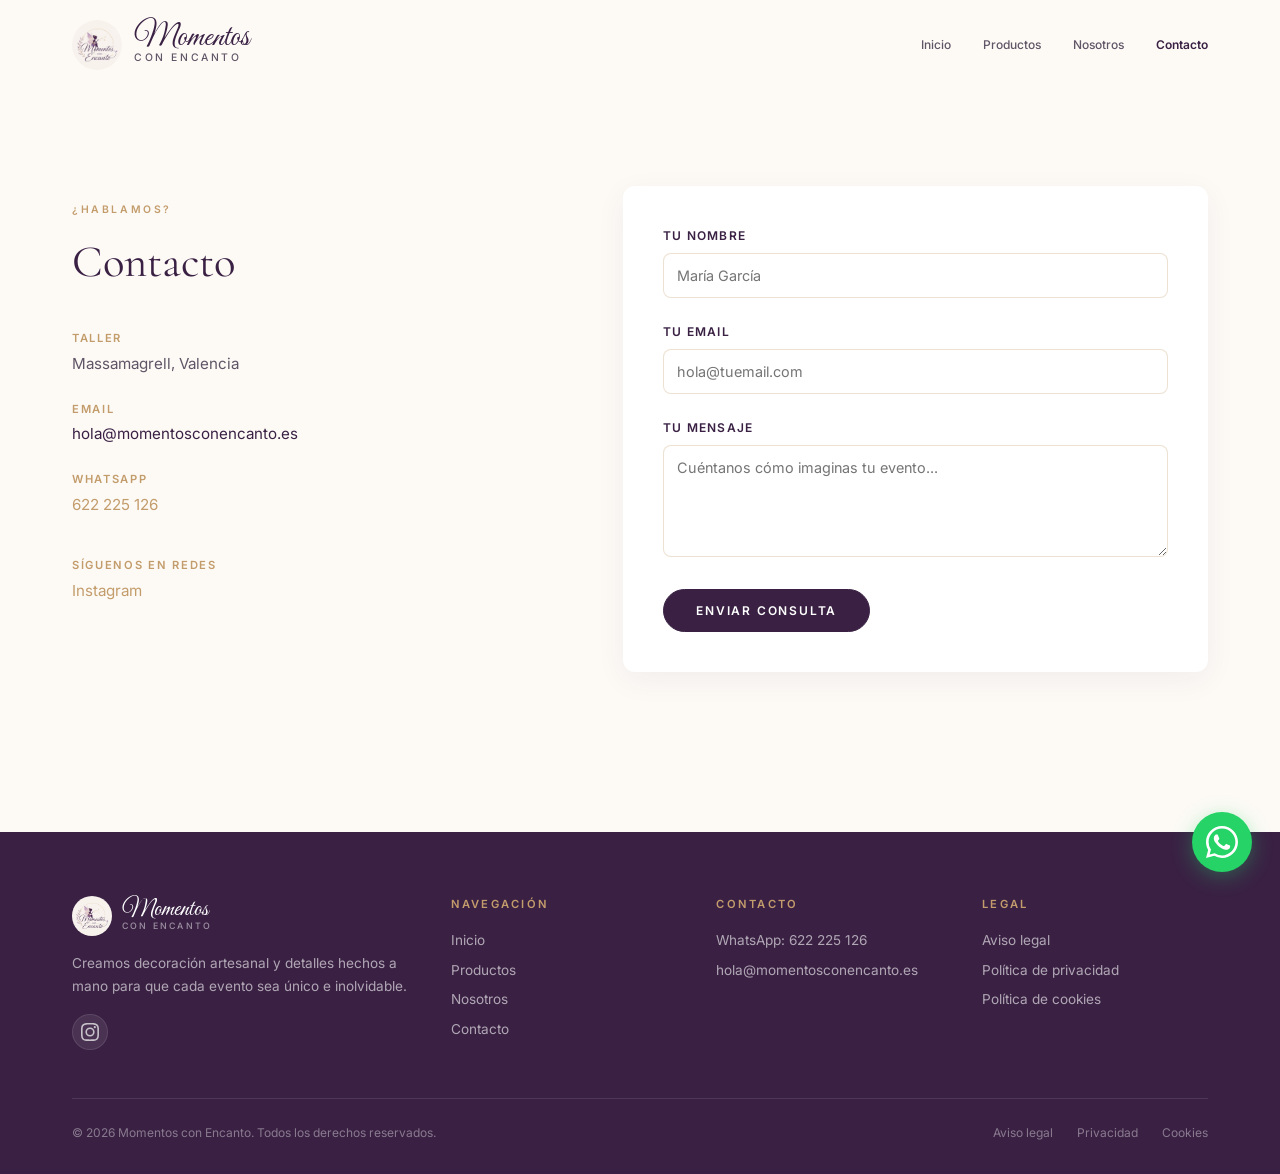
<file: contacto.html>
<!DOCTYPE html>
<html lang="es">
<head>
  <meta charset="UTF-8" />
  <meta name="viewport" content="width=device-width, initial-scale=1.0" />
  <meta name="description" content="Contacta con Momentos con Encanto para presupuestos personalizados de decoración artesanal." />
  <title>Contacto · Momentos con Encanto</title>
  <link rel="preconnect" href="https://fonts.googleapis.com" />
  <link rel="preconnect" href="https://fonts.gstatic.com" crossorigin />
  <link href="https://fonts.googleapis.com/css2?family=Cormorant+Garamond:ital,wght@0,300;0,400;0,500;0,600;1,400&family=Great+Vibes&family=Inter:wght@300;400;500;600&display=swap" rel="stylesheet" />
  <link rel="stylesheet" href="style.css" />
  <style>
    .contact-grid {
      display: grid;
      grid-template-columns: 1fr 1.2fr;
      gap: var(--space-16);
      align-items: start;
    }
    .contact-info { padding-top: var(--space-4); }
    .contact-form {
      background: var(--white);
      padding: var(--space-10);
      border-radius: var(--radius-lg);
      box-shadow: var(--shadow-md);
      display: flex;
      flex-direction: column;
      gap: var(--space-6);
    }
    .form-group { display: flex; flex-direction: column; gap: var(--space-2); }
    .form-group label {
      font-size: 0.75rem; font-weight: 600; color: var(--plum-dark);
      letter-spacing: 0.1em; text-transform: uppercase;
    }
    .form-group input, .form-group textarea {
      padding: 0.8rem; border: 1px solid rgba(195,156,107,0.3);
      border-radius: var(--radius-md); font-family: var(--font-sans);
      font-size: 0.9rem; outline: none; transition: border-color var(--ease-fast);
    }
    .form-group input:focus, .form-group textarea:focus { border-color: var(--plum-dark); }
    .contact-detail { margin-bottom: var(--space-6); }
    .contact-detail h4 {
      font-family: var(--font-sans); font-size: 0.7rem; font-weight: 600;
      color: var(--gold-accent); text-transform: uppercase;
      letter-spacing: 0.15em; margin-bottom: var(--space-1);
    }
    .contact-detail p { font-size: 0.95rem; color: var(--text-mid); }
    @media (max-width: 768px) { .contact-grid { grid-template-columns: 1fr; } }
  </style>
</head>
<body style="padding-top: var(--navbar-h);">

  <!-- ===== NAVBAR ===== -->
  <header class="navbar scrolled" id="navbar">
    <div class="container nav-inner">
      <a href="index.html" class="logo">
        <img src="assets/logo.jpg" alt="Logo" class="logo-img" style="border-radius:50%; object-fit:cover; width:50px; height:50px;" />
        <div class="logo-text-wrap"><span class="logo-top">Momentos</span><span class="logo-bottom">con encanto</span></div>
      </a>
      <nav class="nav-links" id="nav-links">
        <a href="index.html">Inicio</a>
        <a href="productos.html">Productos</a>
        <a href="nosotros.html">Nosotros</a>
        <a href="contacto.html" class="active">Contacto</a>
      </nav>
      <button class="hamburger" id="hamburger-btn" aria-label="Menú"><span></span><span></span><span></span></button>
    </div>
  </header>

  <!-- ===== CONTACTO ===== -->
  <section class="section">
    <div class="container contact-grid">
      <div class="contact-info">
        <div class="section-eyebrow" style="text-align: left; margin-bottom: var(--space-2);">¿HABLAMOS?</div>
        <h2 class="section-title" style="text-align: left; margin-bottom: var(--space-8);">Contacto</h2>
        
        <div class="contact-detail">
          <h4>Taller</h4>
          <p>Massamagrell, Valencia</p>
        </div>
        <div class="contact-detail">
          <h4>Email</h4>
          <p><a href="mailto:hola@momentosconencanto.es" style="color: var(--plum-dark);">hola@momentosconencanto.es</a></p>
        </div>
        <div class="contact-detail">
          <h4>WhatsApp</h4>
          <p><a href="https://wa.me/34622225126" target="_blank" rel="noopener" style="color: var(--gold-accent);">622 225 126</a></p>
        </div>
        <div class="contact-detail" style="margin-top: var(--space-10);">
          <h4>Síguenos en redes</h4>
          <p><a href="https://www.instagram.com/momentosconencantoo/" target="_blank" rel="noopener" style="color: var(--gold-accent);">Instagram</a></p>
        </div>
      </div>

      <form class="contact-form" id="contact-form">
        <div class="form-group">
          <label for="nombre">Tu nombre</label>
          <input type="text" id="nombre" placeholder="María García" required />
        </div>
        <div class="form-group">
          <label for="email">Tu email</label>
          <input type="email" id="email" placeholder="hola@tuemail.com" required />
        </div>
        <div class="form-group">
          <label for="mensaje">Tu mensaje</label>
          <textarea id="mensaje" rows="5" placeholder="Cuéntanos cómo imaginas tu evento..." required></textarea>
        </div>
        <button type="submit" class="btn btn-primary" style="align-self: flex-start; margin-top: var(--space-2);">ENVIAR CONSULTA</button>
        <p id="form-status-msg" style="display:none; font-size:0.85rem; color:#27ae60; font-family: var(--font-sans); margin-top:5px;">¡Gracias! Tu consulta ha sido enviada con éxito.</p>
      </form>
    </div>
  </section>

  <!-- ===== FOOTER ===== -->
  <footer class="site-footer">
    <div class="container">
      <div class="footer-grid">
        <div class="footer-brand">
          <div class="logo-text-wrap" style="flex-direction: row; align-items: center; gap: 10px; margin-bottom: var(--space-4);">
            <img src="assets/logo.jpg" alt="Logo" class="logo-img" style="border-radius:50%; object-fit:cover; width:40px; height:40px;" />
            <div style="display: flex; flex-direction: column; line-height: 1;">
              <span class="logo-top" style="font-size: 1.5rem;">Momentos</span>
              <span class="logo-bottom" style="font-size: 0.55rem;">con encanto</span>
            </div>
          </div>
          <p>Creamos decoración artesanal y detalles hechos a mano para que cada evento sea único e inolvidable.</p>
          <div class="footer-social">
            <a href="https://www.instagram.com/momentosconencantoo/" target="_blank" rel="noopener" class="social-icon-btn" aria-label="Instagram">
              <svg viewBox="0 0 24 24" xmlns="http://www.w3.org/2000/svg">
                <path d="M12 2.163c3.204 0 3.584.012 4.85.07 3.252.148 4.771 1.691 4.919 4.919.058 1.265.069 1.645.069 4.849 0 3.205-.012 3.584-.069 4.849-.149 3.225-1.664 4.771-4.919 4.919-1.266.058-1.644.07-4.85.07-3.204 0-3.584-.012-4.849-.07-3.26-.149-4.771-1.699-4.919-4.92-.058-1.265-.07-1.644-.07-4.849 0-3.204.013-3.583.07-4.849.149-3.227 1.664-4.771 4.919-4.919 1.266-.057 1.645-.069 4.849-.069zM12 0C8.741 0 8.333.014 7.053.072 2.695.272.273 2.69.073 7.051.014 8.333 0 8.741 0 12c0 3.259.014 3.668.072 4.948.2 4.358 2.618 6.78 6.98 6.98 1.281.058 1.689.072 4.948.072 3.259 0 3.668-.014 4.948-.072 4.354-.2 6.782-2.618 6.979-6.98.059-1.28.073-1.689.073-4.948 0-3.259-.014-3.667-.072-4.947-.196-4.354-2.617-6.78-6.979-6.98C15.668.014 15.259 0 12 0zm0 5.838a6.162 6.162 0 100 12.324 6.162 6.162 0 000-12.324zM12 16a4 4 0 110-8 4 4 0 010 8zm6.406-11.845a1.44 1.44 0 100 2.881 1.44 1.44 0 000-2.881z"/>
              </svg>
            </a>
          </div>
        </div>
        <div class="footer-col"><h5>Navegación</h5><a href="index.html">Inicio</a><a href="productos.html">Productos</a><a href="nosotros.html">Nosotros</a><a href="contacto.html">Contacto</a></div>
        <div class="footer-col"><h5>Contacto</h5><a href="https://wa.me/34622225126" target="_blank" rel="noopener">WhatsApp: 622 225 126</a><a href="mailto:hola@momentosconencanto.es">hola@momentosconencanto.es</a></div>
        <div class="footer-col"><h5>Legal</h5><a href="aviso-legal.html">Aviso legal</a><a href="politica-privacidad.html">Política de privacidad</a><a href="politica-cookies.html">Política de cookies</a></div>
      </div>
      <div class="footer-bottom"><span>© 2026 Momentos con Encanto. Todos los derechos reservados.</span><div class="footer-legal-links"><a href="aviso-legal.html">Aviso legal</a><a href="politica-privacidad.html">Privacidad</a><a href="politica-cookies.html">Cookies</a></div></div>
    </div>
  </footer>

  <a href="https://wa.me/34622225126" class="whatsapp-float" target="_blank" rel="noopener" aria-label="Contactar por WhatsApp">
    <svg xmlns="http://www.w3.org/2000/svg" viewBox="0 0 32 32"><path d="M16.004 0C7.164 0 .002 7.159.002 15.995c0 2.82.737 5.573 2.14 7.997L.013 32l8.208-2.148A15.95 15.95 0 0016.004 32C24.84 32 32 24.836 32 15.995 32 7.16 24.84 0 16.004 0zm0 29.39a13.37 13.37 0 01-6.824-1.872l-.49-.29-5.074 1.33 1.354-4.942-.318-.506A13.32 13.32 0 012.614 15.995c0-7.385 6.01-13.391 13.39-13.391 7.385 0 13.393 6.006 13.393 13.39 0 7.39-6.008 13.397-13.393 13.397zm7.338-10.023c-.402-.201-2.38-1.174-2.75-1.308-.37-.134-.64-.201-.91.201-.268.402-1.04 1.308-1.275 1.576-.235.268-.47.302-.872.1-.402-.2-1.698-.625-3.234-1.994-1.195-1.065-2.002-2.38-2.237-2.782-.235-.402-.025-.619.177-.82.181-.18.402-.469.603-.704.201-.235.268-.402.402-.67.134-.268.067-.503-.034-.704-.1-.201-.91-2.193-1.247-3.003-.328-.788-.661-.681-.91-.694-.235-.012-.503-.015-.771-.015-.268 0-.704.1-1.073.503-.37.402-1.41 1.377-1.41 3.36 0 1.983 1.444 3.899 1.645 4.167.201.268 2.84 4.334 6.88 6.076.961.415 1.712.662 2.297.848.965.307 1.843.264 2.537.16.774-.115 2.38-.973 2.716-1.912.335-.94.335-1.745.235-1.912-.1-.168-.37-.268-.771-.47z"/></svg>
  </a>

  <script src="main.js"></script>
</body>
</html>
</file>
<file: style.css>
/* ============================================
   DESIGN SYSTEM — Lovable Clone
   Paleta: crema · plum oscuro · dorado camel
   Estilo: fotográfico, romántico, elegante
   ============================================ */

   @import url('https://fonts.googleapis.com/css2?family=Great+Vibes&display=swap');

   :root {
     /* ── COLORES ── */
     --plum-dark:     #3a2144;   /* Morado principal */
     --gold-accent:   #c39c6b;   /* Dorado textos pequeños y bordes */
     --cream-bg:      #fdfaf6;   /* Fondo general de la web */
     --cream-alt:     #f8f4eb;   /* Fondo alternativo ligeramente más oscuro */
     --white:         #ffffff;
     
     /* ── TEXTO ── */
     --text-dark:     #3a2144;
     --text-mid:      #605566;
     --text-soft:     #8a8190;
     --text-light:    #a39ca8;
   
     /* ── TIPOGRAFÍA ── */
     --font-script:   'Great Vibes', cursive;
     --font-serif:    'Cormorant Garamond', Georgia, serif;
     --font-sans:     'Inter', sans-serif;
   
     /* ── ESPACIADO ── */
     --space-1:  0.25rem;
     --space-2:  0.5rem;
     --space-3:  0.75rem;
     --space-4:  1rem;
     --space-5:  1.25rem;
     --space-6:  1.5rem;
     --space-8:  2rem;
     --space-10: 2.5rem;
     --space-12: 3rem;
     --space-16: 4rem;
     --space-20: 5rem;
     --space-24: 6rem;
     --space-32: 8rem;
   
     /* ── RADIOS ── */
     --radius-sm:   4px;
     --radius-md:   8px;
     --radius-lg:   12px;
     --radius-xl:   24px;
     --radius-full: 9999px;
   
     /* ── SOMBRAS ── */
     --shadow-badge: 0 4px 20px rgba(58, 33, 68, 0.08);
     --shadow-md:    0 8px 30px rgba(58, 33, 68, 0.06);
   
     /* ── TRANSICIONES ── */
     --ease-fast:   0.2s ease;
     --ease-normal: 0.3s ease;
     
     --navbar-h: 90px;
   }
   
   /* ============================================
      RESET
      ============================================ */
   *, *::before, *::after { box-sizing: border-box; margin: 0; padding: 0; }
   html { scroll-behavior: smooth; font-size: 16px; }
   body {
     font-family: var(--font-sans);
     background-color: var(--cream-bg);
     color: var(--text-dark);
     line-height: 1.6;
     overflow-x: hidden;
     -webkit-font-smoothing: antialiased;
   }
   img { max-width: 100%; display: block; object-fit: cover; }
   a { text-decoration: none; color: inherit; }
   ul { list-style: none; }
   button { cursor: pointer; border: none; background: none; font-family: inherit; }
   
   /* ============================================
      UTILIDADES
      ============================================ */
   .container {
     width: 100%;
     max-width: 1200px;
     margin: 0 auto;
     padding: 0 var(--space-8);
   }
   .section { padding: var(--space-24) 0; }
   
   /* ============================================
      BOTONES
      ============================================ */
   .btn {
     display: inline-flex;
     align-items: center;
     justify-content: center;
     gap: var(--space-2);
     padding: 0.8rem 2rem;
     font-family: var(--font-sans);
     font-size: 0.75rem;
     font-weight: 600;
     letter-spacing: 0.15em;
     text-transform: uppercase;
     transition: all var(--ease-normal);
     white-space: nowrap;
     border-radius: var(--radius-full);
   }
   
   .btn-primary {
     background: var(--plum-dark);
     color: var(--white);
     border: 1px solid var(--plum-dark);
   }
   .btn-primary:hover {
     background: #2b1833;
     border-color: var(--gold-accent);
     box-shadow: 0 0 20px rgba(195, 156, 107, 0.6);
     transform: translateY(-2px);
   }
   
   .btn-outline {
     background: transparent;
     color: var(--gold-accent);
     border: 1px solid var(--gold-accent);
   }
   .btn-outline:hover {
     background: rgba(195, 156, 107, 0.08);
     box-shadow: 0 0 20px rgba(195, 156, 107, 0.6);
     transform: translateY(-2px);
   }
   
   /* ============================================
      NAVBAR
      ============================================ */
   .navbar {
     position: fixed;
     top: 0; left: 0; right: 0;
     z-index: 1000;
     height: var(--navbar-h);
     display: flex;
     align-items: center;
     background: rgba(253, 250, 246, 0.95);
     backdrop-filter: blur(10px);
     -webkit-backdrop-filter: blur(10px);
     border-bottom: 1px solid transparent;
     transition: all var(--ease-normal);
   }
   .navbar.scrolled {
     border-bottom-color: rgba(195, 156, 107, 0.15);
   }
   
   .nav-inner {
     display: flex;
     align-items: center;
     justify-content: space-between;
   }
   
   /* Logo */
   .logo {
     display: flex;
     align-items: center;
     gap: var(--space-3);
   }
   .logo-img {
     height: 50px;
     width: auto;
   }
   .logo-text-wrap {
     display: flex;
     flex-direction: column;
     line-height: 1;
   }
   .logo-top {
     font-family: var(--font-script);
     font-size: 2rem;
     color: var(--plum-dark);
     line-height: 0.8;
     margin-bottom: 2px;
   }
   .logo-bottom {
     font-family: var(--font-sans);
     font-size: 0.65rem;
     font-weight: 500;
     color: var(--text-mid);
     letter-spacing: 0.25em;
     text-transform: uppercase;
   }
   
   .nav-links {
     display: flex;
     align-items: center;
     gap: var(--space-8);
   }
   .nav-links a {
     font-family: var(--font-sans);
     font-size: 0.75rem;
     font-weight: 500;
     color: var(--text-mid);
     transition: color var(--ease-fast);
   }
   .nav-links a:hover, .nav-links a.active {
     color: var(--plum-dark);
     font-weight: 600;
   }
   
   .hamburger { display: none; }
   
   /* ============================================
      HERO — Ajuste de espaciado "Momentos"
      ============================================ */
   .hero {
     padding-top: calc(var(--navbar-h) + var(--space-16));
     padding-bottom: var(--space-16);
   }
   .hero .container {
     display: grid;
     grid-template-columns: 1fr 1.1fr;
     gap: var(--space-16);
     align-items: center;
   }
   
   .hero-content {
     display: flex;
     flex-direction: column;
     align-items: flex-start;
   }
   
   .hero-eyebrow {
     font-family: var(--font-sans);
     font-size: 0.65rem;
     font-weight: 600;
     letter-spacing: 0.25em;
     text-transform: uppercase;
     color: var(--gold-accent);
     margin-bottom: var(--space-8);
     display: flex;
     align-items: center;
     gap: var(--space-3);
   }
   
   .hero-title {
     font-family: var(--font-serif);
     font-size: 4.2rem;
     font-weight: 400;
     line-height: 1.1;
     color: var(--plum-dark);
     margin-bottom: var(--space-6);
   }
   .hero-title em {
     font-family: var(--font-script);
     font-size: 5.5rem;
     line-height: 1.2;
     display: block;
     margin-bottom: var(--space-4);
     margin-top: var(--space-4);
     padding-top: var(--space-2);
     font-style: normal;
   }
   
   .hero-subtitle {
     font-family: var(--font-sans);
     font-size: 0.95rem;
     color: var(--text-mid);
     line-height: 1.8;
     margin-bottom: var(--space-8);
     max-width: 90%;
   }
   
   .hero-actions {
     display: flex;
     align-items: center;
     gap: var(--space-4);
   }
   
   .hero-visual {
     position: relative;
   }
   .hero-img {
     width: 100%;
     border-radius: var(--radius-lg);
     aspect-ratio: 4/3;
     box-shadow: var(--shadow-md);
   }
   
   .hero-badge {
     position: absolute;
     bottom: -20px;
     left: -30px;
     background: var(--white);
     padding: var(--space-4) var(--space-6);
     border-radius: var(--radius-md);
     box-shadow: var(--shadow-badge);
     display: flex;
     flex-direction: column;
     align-items: center;
   }
   .hero-badge-script {
     font-family: var(--font-script);
     font-size: 2rem;
     color: var(--plum-dark);
     line-height: 0.8;
     margin-bottom: 5px;
   }
   .hero-badge-sans {
     font-family: var(--font-sans);
     font-size: 0.6rem;
     font-weight: 500;
     letter-spacing: 0.15em;
     text-transform: uppercase;
     color: var(--text-soft);
   }
   
   /* ============================================
      CARACTERÍSTICAS (Features con iconos SVG)
      ============================================ */
   .features-section {
     padding: var(--space-16) 0;
     border-top: 1px solid rgba(195, 156, 107, 0.15);
   }
   .features-grid {
     display: grid;
     grid-template-columns: repeat(4, 1fr);
     gap: var(--space-6);
     text-align: center;
   }
   .feature-item {
     display: flex;
     flex-direction: column;
     align-items: center;
     position: relative;
     padding: 0 var(--space-4);
   }
   /* Separadores verticales entre features */
   .feature-item:not(:last-child)::after {
     content: '';
     position: absolute;
     right: 0;
     top: 10%;
     height: 80%;
     width: 1px;
     background: rgba(195, 156, 107, 0.25);
   }
   .feature-icon {
     width: 64px;
     height: 64px;
     margin-bottom: var(--space-4);
   }
   .feature-icon svg {
     width: 100%;
     height: 100%;
   }
   .feature-item h4 {
     font-family: var(--font-sans);
     font-size: 0.7rem;
     font-weight: 600;
     color: var(--text-mid);
     margin-bottom: var(--space-2);
     letter-spacing: 0.12em;
     text-transform: uppercase;
   }
   .feature-item p {
     font-family: var(--font-sans);
     font-size: 0.8rem;
     color: var(--text-soft);
   }
   
   /* ============================================
      PRODUCTOS / GRID
      ============================================ */
   .section-header {
     text-align: center;
     margin-bottom: var(--space-12);
     display: flex;
     flex-direction: column;
     align-items: center;
   }
   .section-eyebrow {
     font-family: var(--font-sans);
     font-size: 0.65rem;
     font-weight: 600;
     letter-spacing: 0.25em;
     text-transform: uppercase;
     color: var(--gold-accent);
     margin-bottom: var(--space-3);
   }
   .section-title {
     font-family: var(--font-serif);
     font-size: 2.8rem;
     font-weight: 400;
     color: var(--plum-dark);
   }
   .section-title em {
     font-family: var(--font-script);
     font-size: 3.8rem;
     font-style: normal;
   }
   
   .products-grid {
     display: grid;
     grid-template-columns: repeat(4, 1fr);
     gap: var(--space-6);
   }
   .product-card {
     display: flex;
     flex-direction: column;
     text-decoration: none;
     color: inherit;
     transition: transform var(--ease-fast);
   }
   .product-card:hover {
     transform: translateY(-4px);
   }
   .product-img-wrap {
     width: 100%;
     aspect-ratio: 1;
     border-radius: var(--radius-lg);
     overflow: hidden;
     margin-bottom: var(--space-4);
   }
   .product-img-wrap img {
     width: 100%;
     height: 100%;
     transition: transform 0.5s ease;
   }
   .product-card:hover .product-img-wrap img {
     transform: scale(1.05);
   }
   
   .product-cat {
     font-family: var(--font-sans);
     font-size: 0.6rem;
     font-weight: 600;
     letter-spacing: 0.2em;
     text-transform: uppercase;
     color: var(--gold-accent);
     margin-bottom: var(--space-1);
   }
   .product-title {
     font-family: var(--font-serif);
     font-size: 1.3rem;
     font-weight: 400;
     color: var(--plum-dark);
     margin-bottom: var(--space-1);
     line-height: 1.2;
   }
   .product-price {
     font-family: var(--font-sans);
     font-size: 0.8rem;
     color: var(--text-mid);
   }
   
   /* Filtros de productos */
   .category-filters {
     display: flex;
     justify-content: center;
     gap: var(--space-4);
     margin-bottom: var(--space-12);
     flex-wrap: wrap;
   }
   .filter-btn {
     padding: 0.5rem 1.2rem;
     border-radius: var(--radius-full);
     border: 1px solid rgba(195, 156, 107, 0.3);
     font-family: var(--font-sans);
     font-size: 0.65rem;
     font-weight: 600;
     letter-spacing: 0.15em;
     text-transform: uppercase;
     color: var(--text-soft);
     transition: all var(--ease-fast);
   }
   .filter-btn.active, .filter-btn:hover {
     background: var(--plum-dark);
     color: var(--white);
     border-color: var(--plum-dark);
   }
   
   /* ============================================
      PRODUCTO DETALLE
      ============================================ */
   .product-detail-section {
     padding-top: calc(var(--navbar-h) + var(--space-8));
     padding-bottom: var(--space-20);
   }
   .back-link {
     display: inline-flex;
     align-items: center;
     gap: var(--space-2);
     font-family: var(--font-sans);
     font-size: 0.65rem;
     font-weight: 600;
     letter-spacing: 0.15em;
     text-transform: uppercase;
     color: var(--text-soft);
     margin-bottom: var(--space-8);
     transition: color var(--ease-fast);
   }
   .back-link:hover { color: var(--plum-dark); }
   
   .product-detail-grid {
     display: grid;
     grid-template-columns: 1fr 1fr;
     gap: var(--space-12);
     align-items: start;
   }
   .product-detail-img {
     width: 100%;
     border-radius: var(--radius-lg);
   }
   
   .product-detail-info .product-cat { margin-bottom: var(--space-3); }
   .product-detail-info h1 {
     font-family: var(--font-serif);
     font-size: 2.5rem;
     font-weight: 400;
     color: var(--plum-dark);
     margin-bottom: var(--space-6);
     line-height: 1.1;
   }
   .product-detail-desc {
     font-family: var(--font-sans);
     font-size: 0.95rem;
     color: var(--text-mid);
     margin-bottom: var(--space-6);
   }
   
   .product-features-list {
     margin-bottom: var(--space-8);
     display: flex;
     flex-direction: column;
     gap: var(--space-2);
   }
   .product-features-list li {
     position: relative;
     padding-left: var(--space-4);
     font-size: 0.85rem;
     color: var(--text-mid);
   }
   .product-features-list li::before {
     content: '◆';
     position: absolute;
     left: 0;
     top: 1px;
     color: var(--gold-accent);
     font-size: 0.6rem;
   }
   
   .product-action-box {
     border: 1px solid rgba(195, 156, 107, 0.2);
     border-radius: var(--radius-md);
     padding: var(--space-5) var(--space-6);
     display: flex;
     align-items: center;
     justify-content: space-between;
     background: var(--white);
   }
   .product-action-price {
     font-family: var(--font-serif);
     font-size: 1.4rem;
     color: var(--plum-dark);
   }
   
   /* ============================================
      CTA BANNER — Botón dorado en hover
      ============================================ */
   .cta-banner {
     background: var(--plum-dark);
     padding: var(--space-20) 0;
     text-align: center;
     border-radius: var(--radius-xl);
     margin: var(--space-12) var(--space-8);
   }
   .cta-banner h2 {
     font-family: var(--font-script);
     font-size: 4rem;
     color: var(--white);
     line-height: 1;
     margin-bottom: var(--space-4);
     font-weight: normal;
   }
   .cta-banner p {
     font-family: var(--font-sans);
     font-size: 0.9rem;
     color: rgba(255,255,255,0.8);
     margin-bottom: var(--space-8);
   }

   /* Botón CTA dorado */
   .btn-cta-gold {
     display: inline-flex;
     align-items: center;
     justify-content: center;
     gap: var(--space-2);
     padding: 0.9rem 2.5rem;
     font-family: var(--font-sans);
     font-size: 0.75rem;
     font-weight: 600;
     letter-spacing: 0.15em;
     text-transform: uppercase;
     white-space: nowrap;
     border-radius: var(--radius-full);
     background: transparent;
     color: rgba(255,255,255,0.9);
     border: 1.5px solid rgba(255,255,255,0.4);
     transition: all 0.4s ease;
     cursor: pointer;
   }
   .btn-cta-gold:hover,
   .btn-cta-gold:active {
     background: var(--gold-accent);
     border-color: var(--gold-accent);
     color: var(--white);
     box-shadow: 0 0 25px rgba(195, 156, 107, 0.5), 0 0 60px rgba(195, 156, 107, 0.2);
     transform: translateY(-2px);
   }
   
   /* ============================================
      NOSOTROS
      ============================================ */
   .about-section {
     padding-top: calc(var(--navbar-h) + var(--space-12));
   }
   .about-grid {
     display: grid;
     grid-template-columns: 1fr 1fr;
     gap: var(--space-16);
     align-items: center;
     margin-bottom: var(--space-20);
   }
   .about-img {
     border-radius: var(--radius-lg);
     width: 100%;
     aspect-ratio: 4/5;
   }
   .about-content h2 {
     font-family: var(--font-serif);
     font-size: 2.8rem;
     color: var(--plum-dark);
     margin-bottom: var(--space-6);
     line-height: 1.1;
     font-weight: 400;
   }
   .about-content h2 em {
     font-family: var(--font-script);
     font-style: normal;
     font-size: 3.5rem;
   }
   .about-content p {
     font-size: 0.95rem;
     color: var(--text-mid);
     margin-bottom: var(--space-4);
   }
   
   .about-cards {
     display: grid;
     grid-template-columns: repeat(3, 1fr);
     gap: var(--space-6);
   }
   .about-card {
     background: var(--white);
     border: 1px solid rgba(195, 156, 107, 0.2);
     border-radius: var(--radius-md);
     padding: var(--space-8) var(--space-5);
     text-align: center;
   }
   .about-card h3 {
     font-family: var(--font-script);
     font-size: 2.5rem;
     color: var(--plum-dark);
     margin-bottom: var(--space-3);
     line-height: 1;
     font-weight: normal;
   }
   .about-card p {
     font-size: 0.75rem;
     color: var(--text-mid);
   }

    /* ============================================
       RESEÑAS (REVIEWS)
       ============================================ */
    .reviews-section {
      background: var(--cream-alt);
      padding: var(--space-20) 0;
      border-top: 1px solid rgba(195, 156, 107, 0.15);
      border-bottom: 1px solid rgba(195, 156, 107, 0.15);
    }
    .reviews-grid {
      display: grid;
      grid-template-columns: repeat(3, 1fr);
      gap: var(--space-8);
      margin-top: var(--space-12);
    }
    .review-card {
      background: var(--white);
      border-radius: var(--radius-lg);
      padding: var(--space-8);
      box-shadow: var(--shadow-md);
      border: 1px solid rgba(195, 156, 107, 0.1);
      display: flex;
      flex-direction: column;
      justify-content: space-between;
      transition: transform var(--ease-normal);
    }
    .review-card:hover {
      transform: translateY(-5px);
    }
    .review-stars {
      color: var(--gold-accent);
      font-size: 1.1rem;
      margin-bottom: var(--space-3);
    }
    .review-text {
      font-size: 0.9rem;
      color: var(--text-mid);
      font-style: italic;
      line-height: 1.7;
      margin-bottom: var(--space-6);
      flex-grow: 1;
    }
    .review-author {
      display: flex;
      align-items: center;
      gap: var(--space-3);
      border-top: 1px solid rgba(195, 156, 107, 0.1);
      padding-top: var(--space-4);
    }
    .review-author-img {
      width: 40px;
      height: 40px;
      border-radius: 50%;
      object-fit: cover;
    }
    .review-author-info h4 {
      font-size: 0.85rem;
      font-weight: 600;
      color: var(--plum-dark);
    }
    .review-author-info span {
      font-size: 0.75rem;
      color: var(--text-soft);
    }

    /* Footer Social */
    .footer-social {
      display: flex;
      gap: var(--space-3);
      margin-top: var(--space-4);
    }
    .social-icon-btn {
      width: 36px;
      height: 36px;
      border-radius: 50%;
      background: rgba(255,255,255,0.08);
      display: flex;
      align-items: center;
      justify-content: center;
      color: rgba(255,255,255,0.7);
      transition: all var(--ease-fast);
      border: 1px solid rgba(255,255,255,0.1);
    }
    .social-icon-btn:hover {
      background: var(--gold-accent);
      color: var(--white);
      border-color: var(--gold-accent);
      transform: scale(1.08);
    }
    .social-icon-btn svg {
      width: 18px;
      height: 18px;
      fill: currentColor;
    }

   /* ============================================
      FOOTER COMPLETO
      ============================================ */
   .site-footer {
     background: var(--plum-dark);
     color: rgba(255,255,255,0.7);
     padding: var(--space-16) 0 var(--space-8);
     margin-top: var(--space-16);
   }
   .footer-grid {
     display: grid;
     grid-template-columns: 1.5fr 1fr 1fr 1fr;
     gap: var(--space-10);
     margin-bottom: var(--space-12);
   }
   .footer-brand .logo-top {
     color: var(--white);
   }
   .footer-brand .logo-bottom {
     color: rgba(255,255,255,0.5);
   }
   .footer-brand p {
     font-size: 0.85rem;
     color: rgba(255,255,255,0.6);
     margin-top: var(--space-4);
     line-height: 1.7;
   }
   .footer-col h5 {
     font-family: var(--font-sans);
     font-size: 0.7rem;
     font-weight: 600;
     letter-spacing: 0.2em;
     text-transform: uppercase;
     color: var(--gold-accent);
     margin-bottom: var(--space-4);
   }
   .footer-col a {
     display: block;
     font-size: 0.85rem;
     color: rgba(255,255,255,0.6);
     margin-bottom: var(--space-2);
     transition: color var(--ease-fast);
   }
   .footer-col a:hover {
     color: var(--white);
   }
   .footer-bottom {
     border-top: 1px solid rgba(255,255,255,0.1);
     padding-top: var(--space-6);
     display: flex;
     justify-content: space-between;
     align-items: center;
     font-size: 0.75rem;
     color: rgba(255,255,255,0.4);
     flex-wrap: wrap;
     gap: var(--space-4);
   }
   .footer-legal-links {
     display: flex;
     gap: var(--space-6);
   }
   .footer-legal-links a {
     color: rgba(255,255,255,0.4);
     transition: color var(--ease-fast);
   }
   .footer-legal-links a:hover {
     color: var(--gold-accent);
   }

   /* ============================================
      WHATSAPP FLOATING BUTTON
      ============================================ */
   .whatsapp-float {
     position: fixed;
     bottom: 28px;
     right: 28px;
     z-index: 9999;
     width: 60px;
     height: 60px;
     border-radius: 50%;
     background: #25D366;
     display: flex;
     align-items: center;
     justify-content: center;
     box-shadow: 0 4px 20px rgba(37, 211, 102, 0.35);
     transition: all 0.3s ease;
     cursor: pointer;
   }
   .whatsapp-float:hover {
     transform: scale(1.1);
     box-shadow: 0 6px 30px rgba(37, 211, 102, 0.5);
   }
   .whatsapp-float svg {
     width: 32px;
     height: 32px;
     fill: white;
   }

   /* ============================================
      COOKIE BANNER
      ============================================ */
   .cookie-banner {
     position: fixed;
     bottom: 0;
     left: 0;
     right: 0;
     z-index: 10000;
     background: var(--cream-bg);
     border-top: 1px solid rgba(195, 156, 107, 0.25);
     box-shadow: 0 -4px 30px rgba(58, 33, 68, 0.08);
     padding: var(--space-6) var(--space-8);
     display: flex;
     align-items: center;
     justify-content: space-between;
     gap: var(--space-6);
     transform: translateY(100%);
     transition: transform 0.5s ease;
   }
   .cookie-banner.visible {
     transform: translateY(0);
   }
   .cookie-banner.hidden {
     transform: translateY(100%);
     pointer-events: none;
   }
   .cookie-text {
     font-family: var(--font-sans);
     font-size: 0.85rem;
     color: var(--text-mid);
     line-height: 1.6;
     flex: 1;
   }
   .cookie-text a {
     color: var(--gold-accent);
     text-decoration: underline;
   }
   .cookie-actions {
     display: flex;
     gap: var(--space-3);
     flex-shrink: 0;
   }
   .cookie-btn {
     padding: 0.6rem 1.5rem;
     border-radius: var(--radius-full);
     font-family: var(--font-sans);
     font-size: 0.7rem;
     font-weight: 600;
     letter-spacing: 0.1em;
     text-transform: uppercase;
     cursor: pointer;
     transition: all var(--ease-fast);
     border: 1px solid var(--gold-accent);
   }
   .cookie-btn-accept {
     background: var(--plum-dark);
     color: var(--white);
     border-color: var(--plum-dark);
   }
   .cookie-btn-accept:hover {
     background: #2b1833;
   }
   .cookie-btn-reject {
     background: transparent;
     color: var(--text-mid);
   }
   .cookie-btn-reject:hover {
     background: rgba(195, 156, 107, 0.1);
   }

   /* ============================================
      LEGAL PAGES
      ============================================ */
   .legal-page {
     padding-top: calc(var(--navbar-h) + var(--space-12));
     padding-bottom: var(--space-20);
   }
   .legal-page h1 {
     font-family: var(--font-serif);
     font-size: 2.8rem;
     font-weight: 400;
     color: var(--plum-dark);
     margin-bottom: var(--space-8);
   }
   .legal-page h2 {
     font-family: var(--font-serif);
     font-size: 1.6rem;
     font-weight: 500;
     color: var(--plum-dark);
     margin-top: var(--space-8);
     margin-bottom: var(--space-4);
   }
   .legal-page p {
     font-family: var(--font-sans);
     font-size: 0.9rem;
     color: var(--text-mid);
     line-height: 1.8;
     margin-bottom: var(--space-4);
   }
   .legal-page ul {
     margin-bottom: var(--space-4);
     padding-left: var(--space-6);
   }
   .legal-page ul li {
     list-style: disc;
     font-size: 0.9rem;
     color: var(--text-mid);
     line-height: 1.8;
   }

   /* ============================================
      RESPONSIVE
      ============================================ */
   @media (max-width: 1024px) {
     .hero .container, .about-grid, .product-detail-grid { grid-template-columns: 1fr; gap: var(--space-10); }
     .hero-visual { order: -1; }
     .products-grid { grid-template-columns: repeat(2, 1fr); }
     .reviews-grid { grid-template-columns: repeat(2, 1fr); }
     .hero-title { font-size: 3.5rem; }
     .hero-title em { font-size: 4.5rem; }
     .about-cards { grid-template-columns: 1fr; }
     .footer-grid { grid-template-columns: 1fr 1fr; }
   }
   
   @media (max-width: 768px) {
     :root { --navbar-h: 70px; }
     .nav-links { display: none; }
     .nav-links.mobile-open {
       display: flex;
       flex-direction: column;
       position: absolute;
       top: var(--navbar-h);
       left: 0;
       right: 0;
       background: var(--cream-bg);
       padding: var(--space-6) var(--space-8);
       border-bottom: 1px solid rgba(195, 156, 107, 0.15);
       gap: var(--space-4);
     }
     .features-grid { grid-template-columns: repeat(2, 1fr); gap: var(--space-8); }
     .feature-item:nth-child(2)::after { display: none; }
     .products-grid { grid-template-columns: 1fr; }
     .reviews-grid { grid-template-columns: 1fr; }
     .cta-banner { border-radius: 0; margin: 0; }
     .hamburger {
       display: flex; flex-direction: column; gap: 4px; padding: 10px;
     }
     .hamburger span {
       display: block; width: 24px; height: 2px; background: var(--plum-dark);
     }
     .footer-grid { grid-template-columns: 1fr; }
     .footer-bottom { flex-direction: column; text-align: center; }
     .cookie-banner { flex-direction: column; text-align: center; }
   }
   
   @media (max-width: 480px) {
     .hero-title { font-size: 2.8rem; }
     .hero-title em { font-size: 3.5rem; }
     .hero-subtitle { font-size: 1rem; }
     .section-title { font-size: 2rem; }
     .footer-grid { gap: var(--space-6); }
   }
</file>
